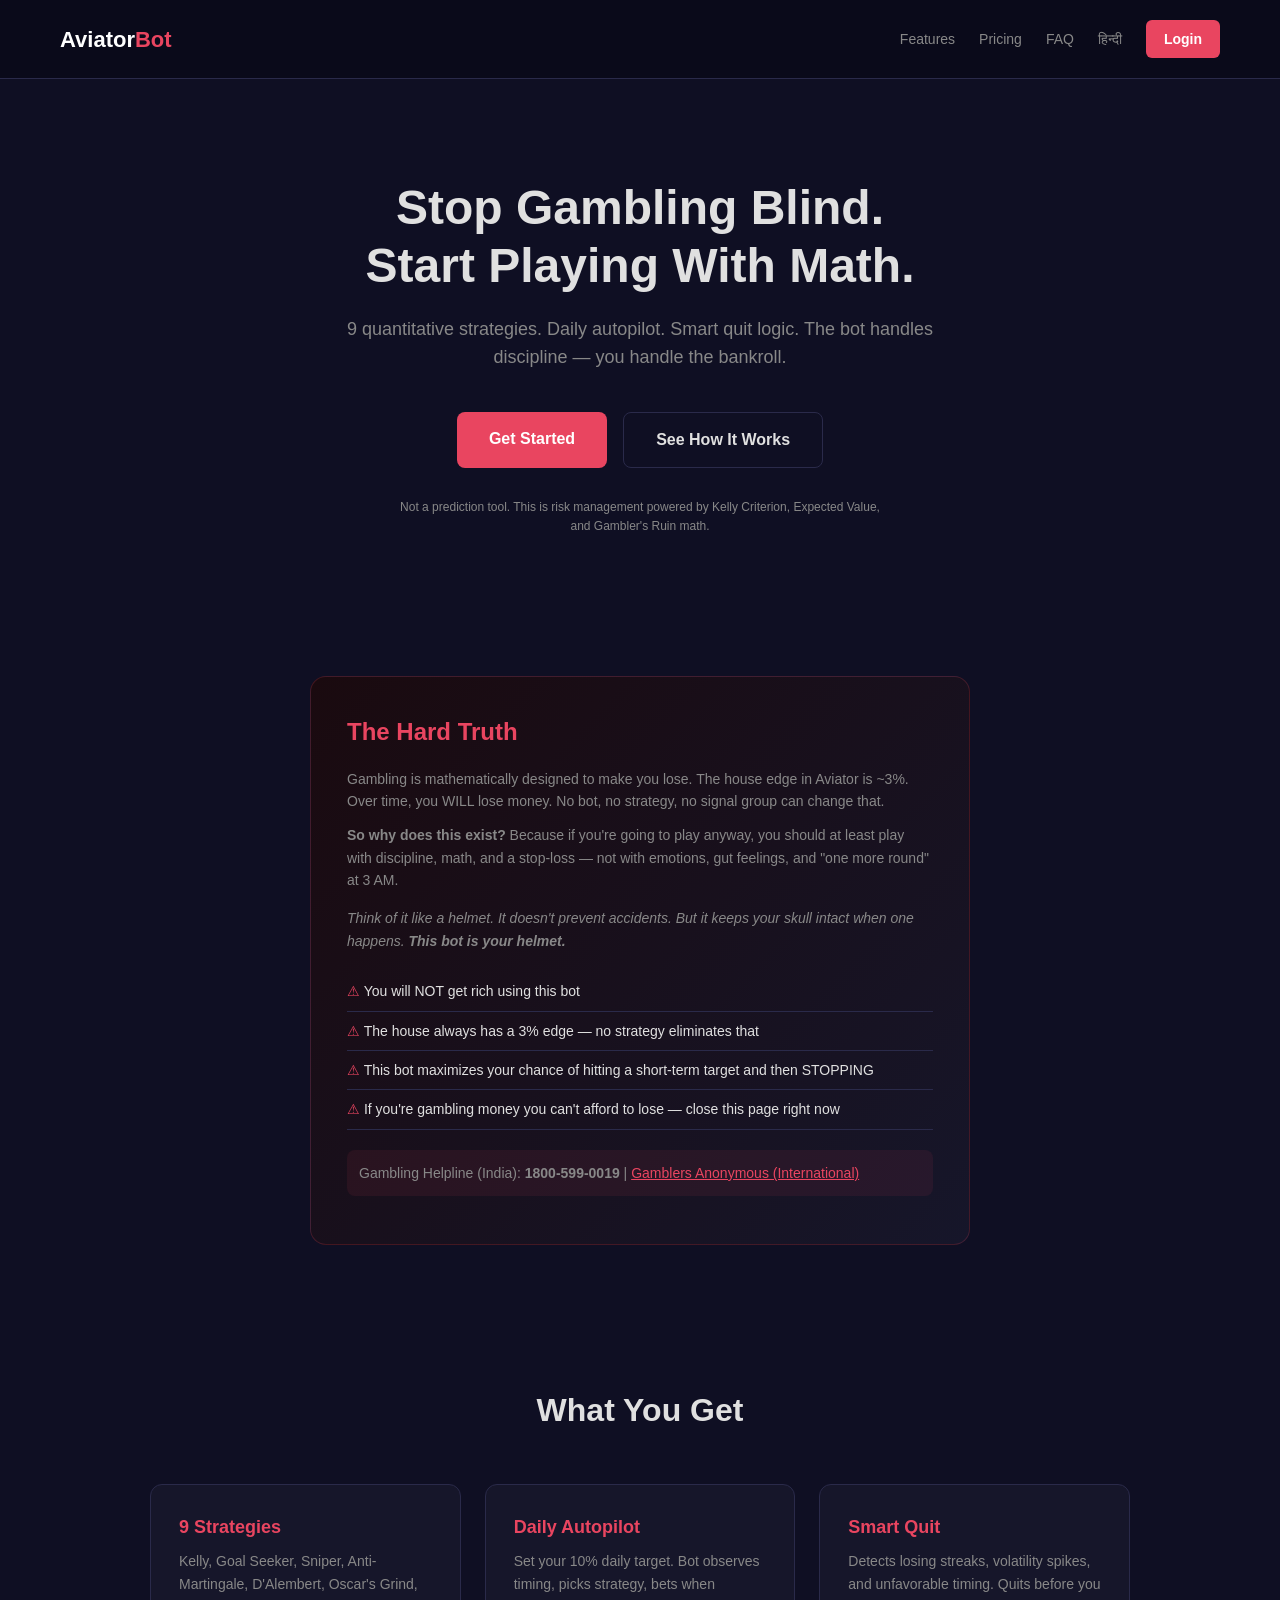
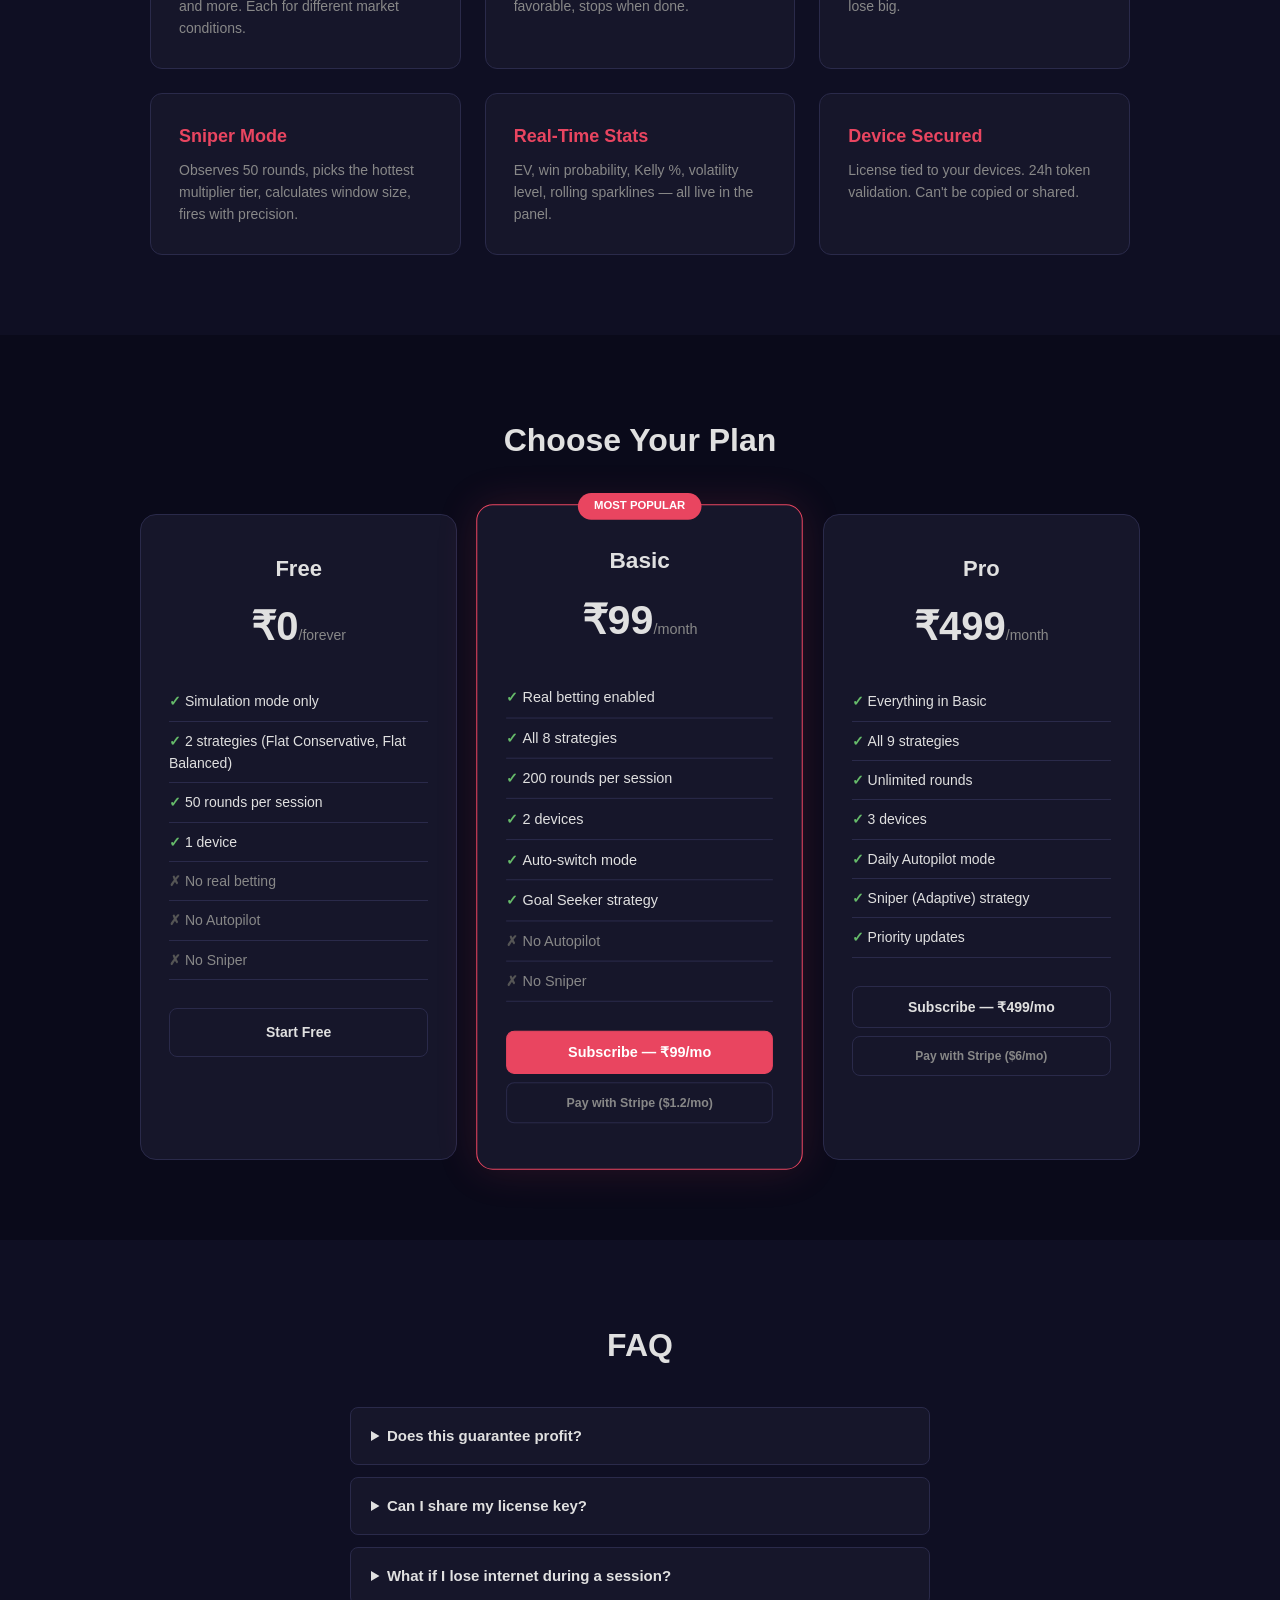
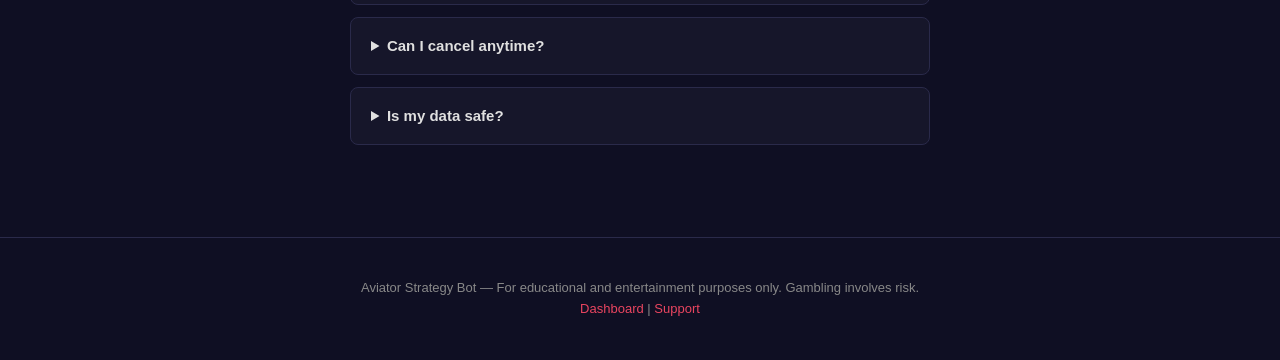
<file: index.html>
<!DOCTYPE html>
<html lang="en">
<head>
  <meta charset="UTF-8">
  <meta name="viewport" content="width=device-width, initial-scale=1.0">
  <title>Aviator Strategy Bot — Smart Betting Autopilot</title>
  <link rel="stylesheet" href="style.css">
</head>
<body>
  <header>
    <nav>
      <div class="logo">Aviator<span>Bot</span></div>
      <div class="nav-links">
        <a href="#features">Features</a>
        <a href="#pricing">Pricing</a>
        <a href="#faq">FAQ</a>
        <a href="index-hi.html">हिन्दी</a>
        <a href="dashboard.html" class="btn-nav">Login</a>
      </div>
    </nav>
  </header>

  <section class="hero">
    <h1>Stop Gambling Blind.<br>Start Playing With Math.</h1>
    <p class="subtitle">9 quantitative strategies. Daily autopilot. Smart quit logic. The bot handles discipline — you handle the bankroll.</p>
    <div class="hero-cta">
      <a href="#pricing" class="btn-primary">Get Started</a>
      <a href="#features" class="btn-secondary">See How It Works</a>
    </div>
    <p class="disclaimer">Not a prediction tool. This is risk management powered by Kelly Criterion, Expected Value, and Gambler's Ruin math.</p>
  </section>

  <section class="hard-truth">
    <div class="truth-box">
      <h2>The Hard Truth</h2>
      <p class="truth-lead">Gambling is mathematically designed to make you lose. The house edge in Aviator is ~3%. Over time, you WILL lose money. No bot, no strategy, no signal group can change that.</p>
      <p><strong>So why does this exist?</strong> Because if you're going to play anyway, you should at least play with discipline, math, and a stop-loss — not with emotions, gut feelings, and "one more round" at 3 AM.</p>
      <p class="analogy">Think of it like a helmet. It doesn't prevent accidents. But it keeps your skull intact when one happens. <strong>This bot is your helmet.</strong></p>
      <ul class="truth-list">
        <li>You will NOT get rich using this bot</li>
        <li>The house always has a 3% edge — no strategy eliminates that</li>
        <li>This bot maximizes your chance of hitting a short-term target and then STOPPING</li>
        <li>If you're gambling money you can't afford to lose — close this page right now</li>
      </ul>
      <p class="helpline">Gambling Helpline (India): <strong>1800-599-0019</strong> | <a href="https://www.gamblersanonymous.org" target="_blank">Gamblers Anonymous (International)</a></p>
    </div>
  </section>

  <section id="features" class="features">
    <h2>What You Get</h2>
    <div class="feature-grid">
      <div class="feature-card">
        <h3>9 Strategies</h3>
        <p>Kelly, Goal Seeker, Sniper, Anti-Martingale, D'Alembert, Oscar's Grind, and more. Each for different market conditions.</p>
      </div>
      <div class="feature-card">
        <h3>Daily Autopilot</h3>
        <p>Set your 10% daily target. Bot observes timing, picks strategy, bets when favorable, stops when done.</p>
      </div>
      <div class="feature-card">
        <h3>Smart Quit</h3>
        <p>Detects losing streaks, volatility spikes, and unfavorable timing. Quits before you lose big.</p>
      </div>
      <div class="feature-card">
        <h3>Sniper Mode</h3>
        <p>Observes 50 rounds, picks the hottest multiplier tier, calculates window size, fires with precision.</p>
      </div>
      <div class="feature-card">
        <h3>Real-Time Stats</h3>
        <p>EV, win probability, Kelly %, volatility level, rolling sparklines — all live in the panel.</p>
      </div>
      <div class="feature-card">
        <h3>Device Secured</h3>
        <p>License tied to your devices. 24h token validation. Can't be copied or shared.</p>
      </div>
    </div>
  </section>

  <section id="pricing" class="pricing">
    <h2>Choose Your Plan</h2>
    <div class="pricing-grid">
      <div class="plan-card">
        <h3>Free</h3>
        <div class="price">₹0<span>/forever</span></div>
        <ul>
          <li>Simulation mode only</li>
          <li>2 strategies (Flat Conservative, Flat Balanced)</li>
          <li>50 rounds per session</li>
          <li>1 device</li>
          <li class="disabled">No real betting</li>
          <li class="disabled">No Autopilot</li>
          <li class="disabled">No Sniper</li>
        </ul>
        <a href="dashboard.html?plan=free" class="btn-plan">Start Free</a>
      </div>

      <div class="plan-card featured">
        <div class="badge">Most Popular</div>
        <h3>Basic</h3>
        <div class="price">₹99<span>/month</span></div>
        <ul>
          <li>Real betting enabled</li>
          <li>All 8 strategies</li>
          <li>200 rounds per session</li>
          <li>2 devices</li>
          <li>Auto-switch mode</li>
          <li>Goal Seeker strategy</li>
          <li class="disabled">No Autopilot</li>
          <li class="disabled">No Sniper</li>
        </ul>
        <button class="btn-plan btn-featured" onclick="subscribe('basic', 'razorpay')">Subscribe — ₹99/mo</button>
        <button class="btn-plan btn-stripe" onclick="subscribe('basic', 'stripe')">Pay with Stripe ($1.2/mo)</button>
      </div>

      <div class="plan-card">
        <h3>Pro</h3>
        <div class="price">₹499<span>/month</span></div>
        <ul>
          <li>Everything in Basic</li>
          <li>All 9 strategies</li>
          <li>Unlimited rounds</li>
          <li>3 devices</li>
          <li>Daily Autopilot mode</li>
          <li>Sniper (Adaptive) strategy</li>
          <li>Priority updates</li>
        </ul>
        <button class="btn-plan" onclick="subscribe('pro', 'razorpay')">Subscribe — ₹499/mo</button>
        <button class="btn-plan btn-stripe" onclick="subscribe('pro', 'stripe')">Pay with Stripe ($6/mo)</button>
      </div>
    </div>
  </section>

  <section id="faq" class="faq">
    <h2>FAQ</h2>
    <div class="faq-list">
      <details>
        <summary>Does this guarantee profit?</summary>
        <p>No. The game has a 3% house edge. No bot can change that. This bot maximizes your chance of hitting a short-term target and stopping. It's discipline automation, not a money printer.</p>
      </details>
      <details>
        <summary>Can I share my license key?</summary>
        <p>Each key is tied to a limited number of devices (1-3 depending on plan). If you exceed the limit, validation will fail. You can deactivate old devices from the dashboard.</p>
      </details>
      <details>
        <summary>What if I lose internet during a session?</summary>
        <p>The bot has a 48-hour grace period. If you validated within the last 48 hours, it will continue working offline. After that, it locks until reconnection.</p>
      </details>
      <details>
        <summary>Can I cancel anytime?</summary>
        <p>Yes. Cancel through Razorpay/Stripe and your access continues until the current billing period ends.</p>
      </details>
      <details>
        <summary>Is my data safe?</summary>
        <p>We store only your email and device fingerprint (a hash). No passwords, no game data, no bankroll information touches our servers.</p>
      </details>
    </div>
  </section>

  <!-- Responsibility Gate Modal -->
  <div id="gate-modal" class="gate-modal hidden">
    <div class="gate-content">
      <div id="gate-step-1" class="gate-step">
        <h2>Before you continue...</h2>
        <p class="gate-warning">The house edge in Aviator is ~3%. Over thousands of rounds, you WILL lose money. No bot changes that. This tool only helps you play with discipline instead of emotion.</p>
        <ul class="gate-checks">
          <li><label><input type="checkbox" id="check1"> I understand this bot does NOT guarantee profit</label></li>
          <li><label><input type="checkbox" id="check2"> I am NOT using money I can't afford to lose</label></li>
          <li><label><input type="checkbox" id="check3"> I will set a stop-loss and actually respect it</label></li>
        </ul>
        <button class="btn-gate" id="gate-next" disabled>I Understand — Continue</button>
        <p class="gate-helpline">Need help? Call <strong>1800-599-0019</strong> (India) or visit <a href="https://www.gamblersanonymous.org" target="_blank">Gamblers Anonymous</a></p>
      </div>

      <div id="gate-step-2" class="gate-step hidden">
        <h2>One more thing...</h2>
        <p class="gate-warning">Seriously — most people who gamble lose. Signal groups are scams. "Guaranteed profit" is a lie. This bot gives you math, not miracles.</p>
        <p class="gate-question">Quick check — prove you read this:</p>
        <p class="gate-math-q" id="mathQuestion"></p>
        <input type="text" id="mathAnswer" placeholder="Type your answer" class="gate-input">
        <button class="btn-gate" id="gate-verify">Verify & Continue</button>
        <p id="gate-error" class="gate-error hidden">Wrong answer. Read the question again.</p>
      </div>
    </div>
  </div>

  <footer>
    <p>Aviator Strategy Bot — For educational and entertainment purposes only. Gambling involves risk.</p>
    <p><a href="dashboard.html">Dashboard</a> | <a href="mailto:support@aviator-bot.com">Support</a></p>
  </footer>

  <script src="app.js"></script>
  <script>
  (function() {
    const modal = document.getElementById('gate-modal');
    const step1 = document.getElementById('gate-step-1');
    const step2 = document.getElementById('gate-step-2');
    const nextBtn = document.getElementById('gate-next');
    const verifyBtn = document.getElementById('gate-verify');
    const checks = [document.getElementById('check1'), document.getElementById('check2'), document.getElementById('check3')];
    const mathQ = document.getElementById('mathQuestion');
    const mathA = document.getElementById('mathAnswer');
    const gateError = document.getElementById('gate-error');

    let gateTarget = null;
    let correctAnswer = '';

    // Generate a responsibility question (not math — comprehension)
    const questions = [
      { q: "What is the house edge in Aviator?", a: "3" },
      { q: "Does this bot guarantee profit? (yes/no)", a: "no" },
      { q: "What should you set before playing? (stop-____)", a: "loss" },
      { q: "Over time, will you win or lose with any strategy?", a: "lose" },
    ];

    function showGate(target) {
      gateTarget = target;
      modal.classList.remove('hidden');
      step1.classList.remove('hidden');
      step2.classList.add('hidden');
      nextBtn.disabled = true;
      checks.forEach(c => c.checked = false);
      gateError.classList.add('hidden');
      mathA.value = '';

      const q = questions[Math.floor(Math.random() * questions.length)];
      mathQ.textContent = q.q;
      correctAnswer = q.a;
    }

    // Check all boxes to enable continue
    checks.forEach(c => {
      c.addEventListener('change', () => {
        nextBtn.disabled = !checks.every(cb => cb.checked);
      });
    });

    // Step 1 -> Step 2
    nextBtn.addEventListener('click', () => {
      step1.classList.add('hidden');
      step2.classList.remove('hidden');
    });

    // Step 2 verify
    verifyBtn.addEventListener('click', () => {
      const answer = mathA.value.trim().toLowerCase().replace('%', '').replace('~', '');
      if (answer.includes(correctAnswer)) {
        modal.classList.add('hidden');
        // Store that user passed the gate this session
        sessionStorage.setItem('gate_passed', '1');
        // Navigate to target
        if (gateTarget) {
          if (gateTarget.startsWith('#')) {
            document.querySelector(gateTarget)?.scrollIntoView({ behavior: 'smooth' });
          } else {
            window.location.href = gateTarget;
          }
        }
      } else {
        gateError.classList.remove('hidden');
        mathA.value = '';
      }
    });

    // Allow Enter key on input
    mathA.addEventListener('keydown', (e) => { if (e.key === 'Enter') verifyBtn.click(); });

    // Intercept CTA clicks
    document.querySelectorAll('.hero-cta a, .btn-plan, .btn-featured').forEach(el => {
      el.addEventListener('click', (e) => {
        if (sessionStorage.getItem('gate_passed')) return; // already passed
        e.preventDefault();
        const target = el.getAttribute('href') || '#pricing';
        showGate(target);
      });
    });

    // Close modal on outside click
    modal.addEventListener('click', (e) => {
      if (e.target === modal) modal.classList.add('hidden');
    });
  })();
  </script>
</body>
</html>
</file>
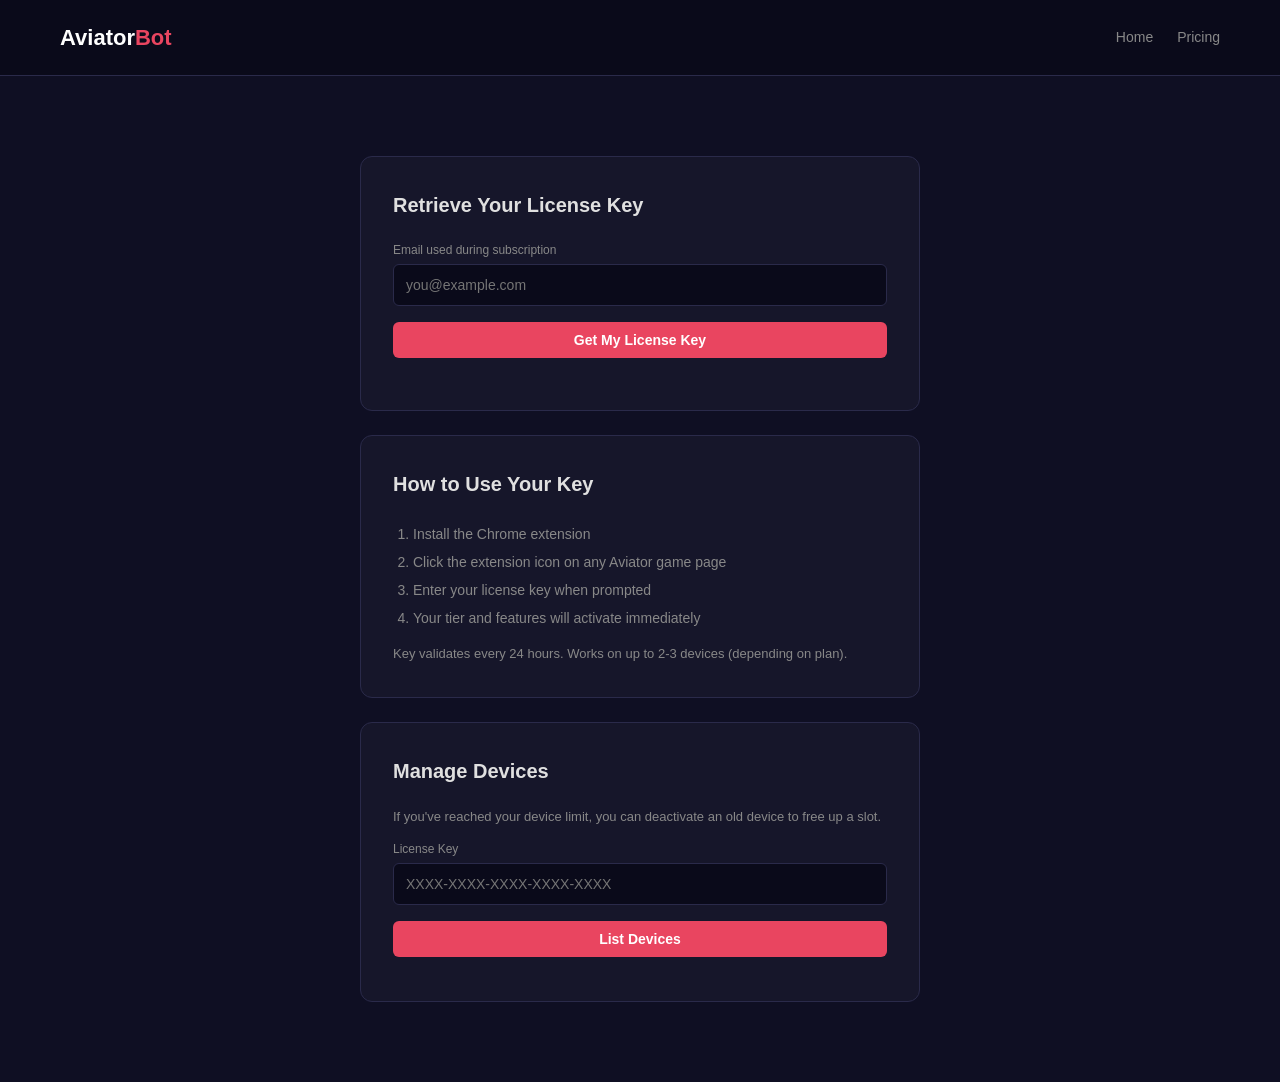
<file: dashboard.html>
<!DOCTYPE html>
<html lang="en">
<head>
  <meta charset="UTF-8">
  <meta name="viewport" content="width=device-width, initial-scale=1.0">
  <title>Dashboard — Aviator Strategy Bot</title>
  <link rel="stylesheet" href="style.css">
  <style>
    .dashboard {
      max-width: 600px;
      margin: 80px auto;
      padding: 0 20px;
    }
    .dash-card {
      background: var(--card);
      border: 1px solid var(--border);
      border-radius: 12px;
      padding: 32px;
      margin-bottom: 24px;
    }
    .dash-card h2 { margin-bottom: 20px; font-size: 20px; }
    .input-group { margin-bottom: 16px; }
    .input-group label { display: block; font-size: 12px; color: var(--muted); margin-bottom: 4px; }
    .input-group input {
      width: 100%;
      padding: 12px;
      background: var(--darker);
      border: 1px solid var(--border);
      border-radius: 6px;
      color: #fff;
      font-size: 14px;
    }
    .input-group input:focus { border-color: var(--primary); outline: none; }
    .license-display {
      background: var(--darker);
      border: 1px solid var(--success);
      border-radius: 8px;
      padding: 16px;
      text-align: center;
      margin: 16px 0;
    }
    .license-display .key {
      font-family: monospace;
      font-size: 20px;
      color: var(--success);
      letter-spacing: 2px;
      margin: 8px 0;
      user-select: all;
    }
    .license-display .tier {
      font-size: 12px;
      color: var(--muted);
      text-transform: uppercase;
    }
    .btn-action {
      padding: 10px 20px;
      background: var(--primary);
      color: #fff;
      border: none;
      border-radius: 6px;
      cursor: pointer;
      font-weight: 600;
      font-size: 14px;
      width: 100%;
    }
    .btn-action:hover { background: #d63853; }
    .info { font-size: 13px; color: var(--muted); margin-top: 12px; }
    .status-badge {
      display: inline-block;
      padding: 4px 12px;
      border-radius: 12px;
      font-size: 11px;
      font-weight: 700;
      text-transform: uppercase;
    }
    .status-active { background: rgba(102, 187, 106, 0.15); color: var(--success); }
    .status-expired { background: rgba(233, 69, 96, 0.15); color: var(--primary); }
    #result { margin-top: 20px; }
  </style>
</head>
<body>
  <header>
    <nav>
      <div class="logo">Aviator<span>Bot</span></div>
      <div class="nav-links">
        <a href="index.html">Home</a>
        <a href="index.html#pricing">Pricing</a>
      </div>
    </nav>
  </header>

  <div class="dashboard">
    <div class="dash-card">
      <h2>Retrieve Your License Key</h2>
      <div class="input-group">
        <label>Email used during subscription</label>
        <input type="email" id="email-input" placeholder="you@example.com">
      </div>
      <button class="btn-action" onclick="lookupLicense()">Get My License Key</button>
      <div id="result"></div>
    </div>

    <div class="dash-card">
      <h2>How to Use Your Key</h2>
      <ol style="font-size: 14px; color: var(--muted); padding-left: 20px; line-height: 2;">
        <li>Install the Chrome extension</li>
        <li>Click the extension icon on any Aviator game page</li>
        <li>Enter your license key when prompted</li>
        <li>Your tier and features will activate immediately</li>
      </ol>
      <p class="info">Key validates every 24 hours. Works on up to 2-3 devices (depending on plan).</p>
    </div>

    <div class="dash-card">
      <h2>Manage Devices</h2>
      <p class="info">If you've reached your device limit, you can deactivate an old device to free up a slot.</p>
      <div class="input-group" style="margin-top: 12px;">
        <label>License Key</label>
        <input type="text" id="key-input" placeholder="XXXX-XXXX-XXXX-XXXX-XXXX">
      </div>
      <button class="btn-action" onclick="listDevices()">List Devices</button>
      <div id="devices-result" style="margin-top: 12px;"></div>
    </div>
  </div>

  <script>
    const API_BASE = "https://aviator-bot-api.YOUR_WORKER.workers.dev";

    // Auto-fill email from URL param
    const params = new URLSearchParams(window.location.search);
    if (params.get("email")) {
      document.getElementById("email-input").value = params.get("email");
    }

    async function lookupLicense() {
      const email = document.getElementById("email-input").value.trim();
      if (!email || !email.includes("@")) {
        document.getElementById("result").innerHTML = '<p style="color: var(--primary);">Enter a valid email.</p>';
        return;
      }

      document.getElementById("result").innerHTML = '<p style="color: var(--muted);">Looking up...</p>';

      try {
        const res = await fetch(`${API_BASE}/api/auth/activate`, {
          method: "POST",
          headers: { "Content-Type": "application/json" },
          body: JSON.stringify({ email }),
        });
        const data = await res.json();

        if (data.license_key) {
          const statusClass = data.tier !== "free" ? "status-active" : "";
          document.getElementById("result").innerHTML = `
            <div class="license-display">
              <div class="tier">${data.tier || "free"} plan <span class="status-badge status-active">Active</span></div>
              <div class="key">${data.license_key}</div>
              <p style="font-size: 11px; color: var(--muted);">Copy this key and enter it in the extension</p>
            </div>`;
        } else if (data.error && data.error.includes("already has")) {
          document.getElementById("result").innerHTML = `
            <div class="license-display">
              <div class="tier">${data.tier || "—"} plan</div>
              <div class="key">${data.license_key || "—"}</div>
            </div>`;
        } else {
          document.getElementById("result").innerHTML = `<p style="color: var(--primary);">${data.error || "Not found"}</p>`;
        }
      } catch (err) {
        document.getElementById("result").innerHTML = `<p style="color: var(--primary);">Error: ${err.message}</p>`;
      }
    }

    async function listDevices() {
      const key = document.getElementById("key-input").value.trim();
      if (!key) return;
      document.getElementById("devices-result").innerHTML = '<p style="color: var(--muted);">Loading...</p>';

      try {
        const res = await fetch(`${API_BASE}/api/admin?action=devices&key=${encodeURIComponent(key)}`, {
          headers: { "x-admin-key": "USER_KEY" },
        });
        const data = await res.json();

        if (data.devices && data.devices.length > 0) {
          const html = data.devices.map((d) =>
            `<div style="padding:8px; border-bottom:1px solid var(--border); font-size:12px;">
              <strong>${d.label || "Unknown"}</strong><br>
              <span style="color:var(--muted)">Last seen: ${d.last_seen || "—"} | FP: ${(d.fingerprint || "").slice(0, 12)}...</span>
            </div>`
          ).join("");
          document.getElementById("devices-result").innerHTML = html;
        } else {
          document.getElementById("devices-result").innerHTML = '<p style="color: var(--muted);">No devices found.</p>';
        }
      } catch (err) {
        document.getElementById("devices-result").innerHTML = `<p style="color: var(--primary);">Error: ${err.message}</p>`;
      }
    }
  </script>
</body>
</html>
</file>
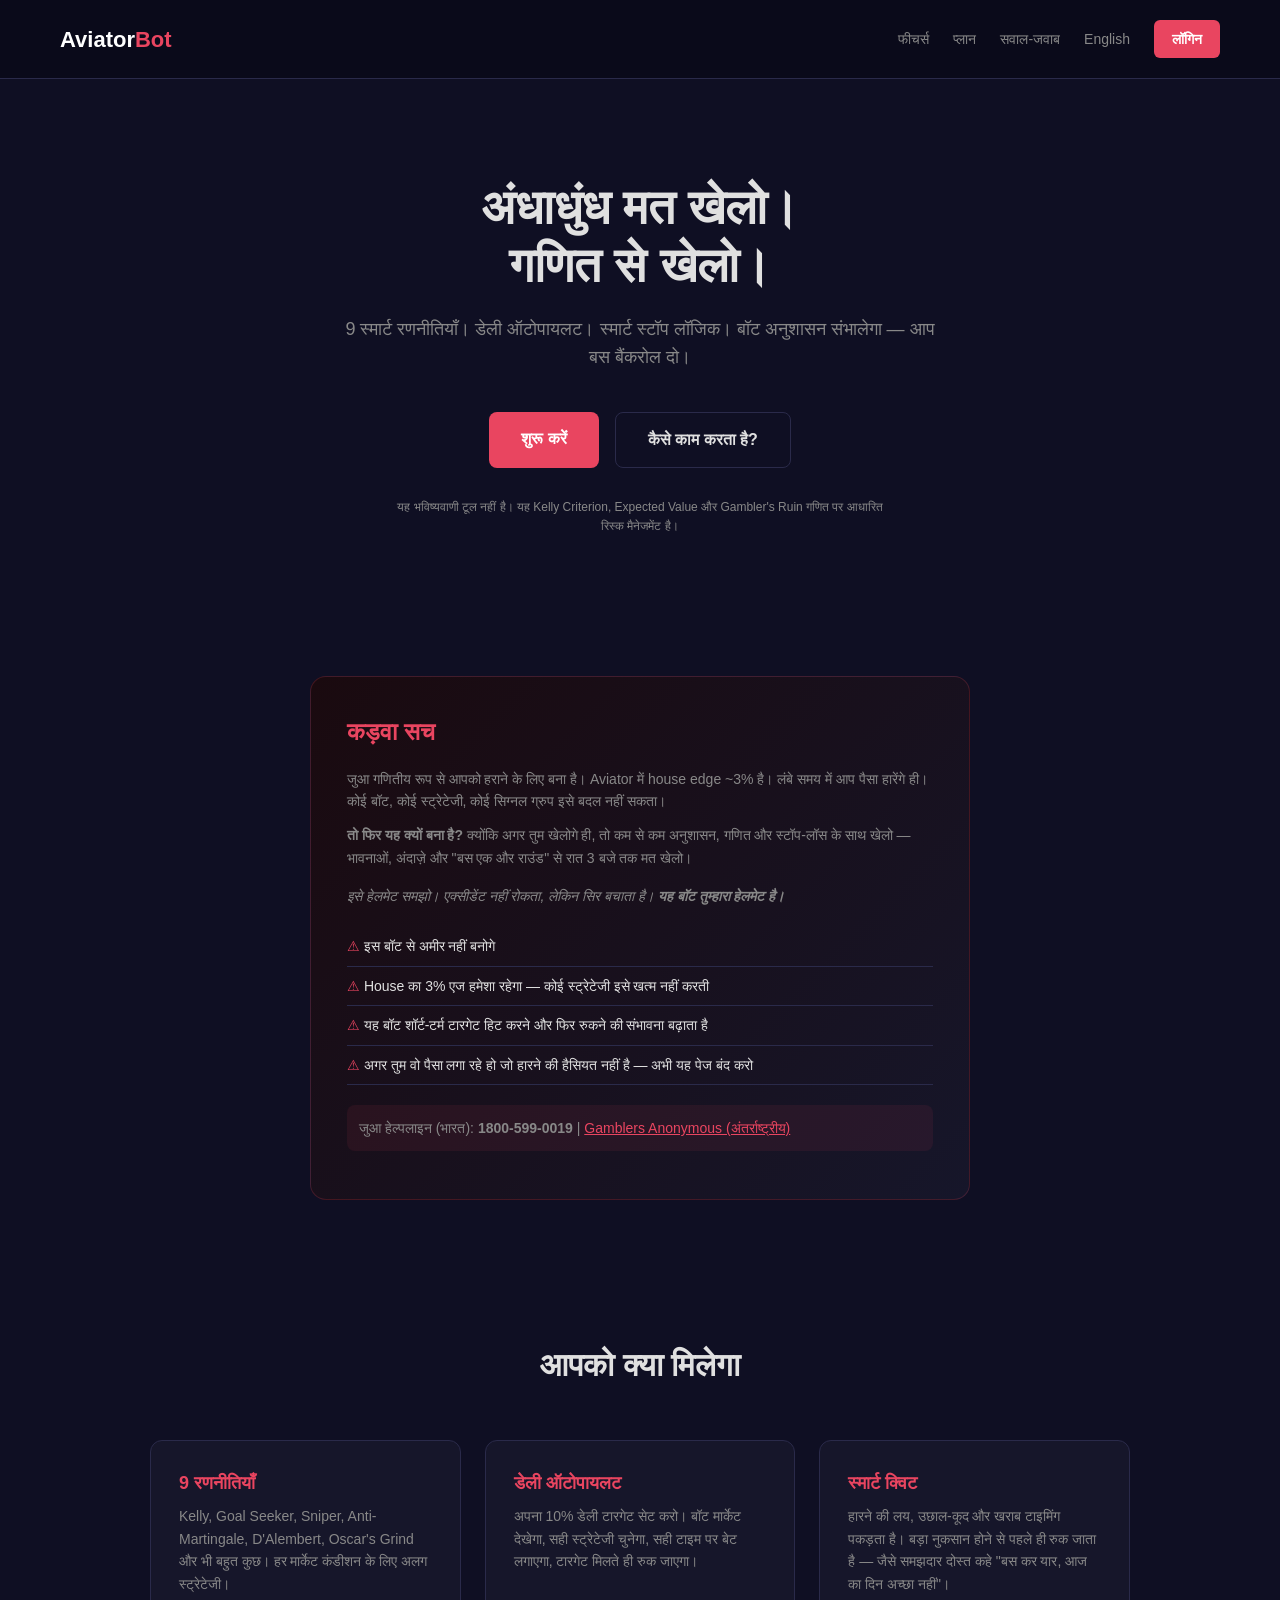
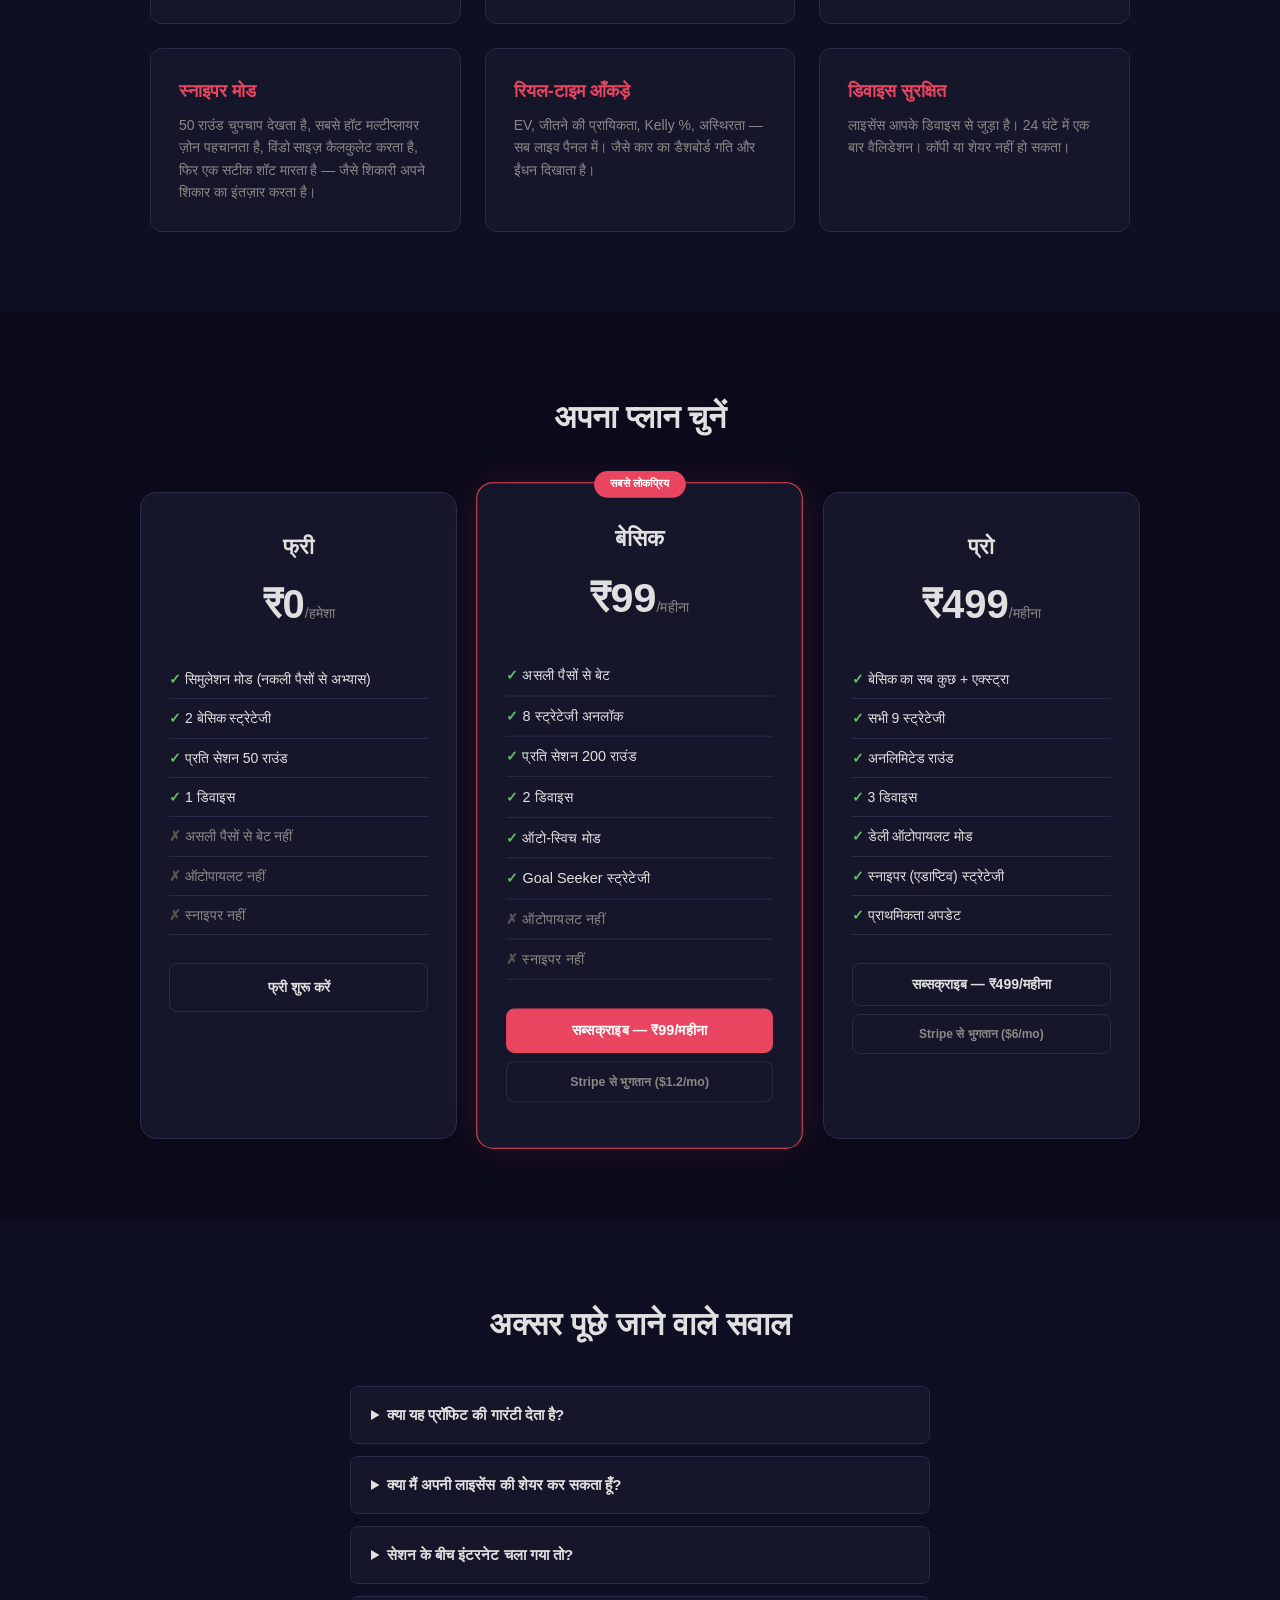
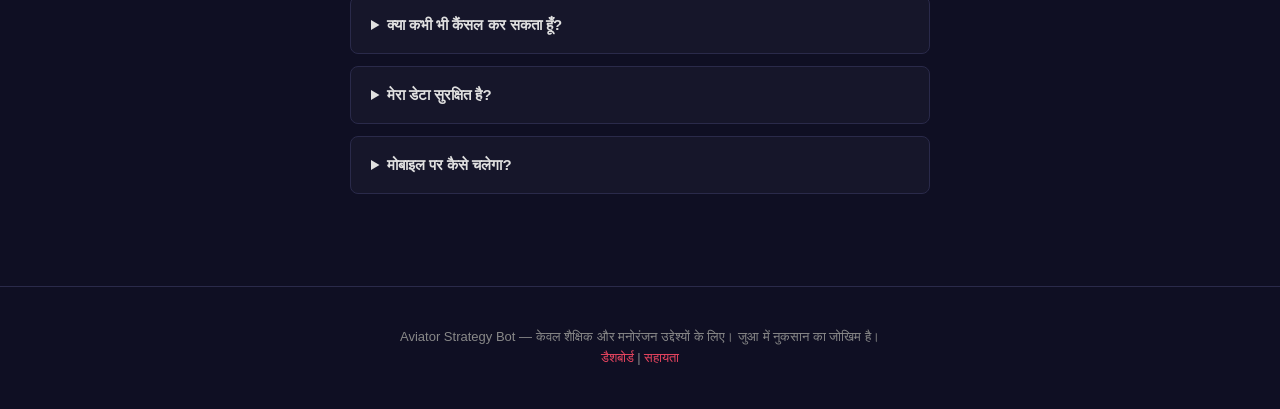
<file: index-hi.html>
<!DOCTYPE html>
<html lang="hi">
<head>
  <meta charset="UTF-8">
  <meta name="viewport" content="width=device-width, initial-scale=1.0">
  <title>Aviator Strategy Bot — स्मार्ट बेटिंग ऑटोपायलट</title>
  <link rel="stylesheet" href="style.css">
  <style>
    body { font-family: -apple-system, BlinkMacSystemFont, "Segoe UI", Roboto, "Noto Sans Devanagari", sans-serif; }
  </style>
</head>
<body>
  <header>
    <nav>
      <div class="logo">Aviator<span>Bot</span></div>
      <div class="nav-links">
        <a href="#features">फीचर्स</a>
        <a href="#pricing">प्लान</a>
        <a href="#faq">सवाल-जवाब</a>
        <a href="index.html">English</a>
        <a href="dashboard.html" class="btn-nav">लॉगिन</a>
      </div>
    </nav>
  </header>

  <section class="hero">
    <h1>अंधाधुंध मत खेलो।<br>गणित से खेलो।</h1>
    <p class="subtitle">9 स्मार्ट रणनीतियाँ। डेली ऑटोपायलट। स्मार्ट स्टॉप लॉजिक। बॉट अनुशासन संभालेगा — आप बस बैंकरोल दो।</p>
    <div class="hero-cta">
      <a href="#pricing" class="btn-primary">शुरू करें</a>
      <a href="#features" class="btn-secondary">कैसे काम करता है?</a>
    </div>
    <p class="disclaimer">यह भविष्यवाणी टूल नहीं है। यह Kelly Criterion, Expected Value और Gambler's Ruin गणित पर आधारित रिस्क मैनेजमेंट है।</p>
  </section>

  <section class="hard-truth">
    <div class="truth-box">
      <h2>कड़वा सच</h2>
      <p class="truth-lead">जुआ गणितीय रूप से आपको हराने के लिए बना है। Aviator में house edge ~3% है। लंबे समय में आप पैसा हारेंगे ही। कोई बॉट, कोई स्ट्रेटेजी, कोई सिग्नल ग्रुप इसे बदल नहीं सकता।</p>
      <p><strong>तो फिर यह क्यों बना है?</strong> क्योंकि अगर तुम खेलोगे ही, तो कम से कम अनुशासन, गणित और स्टॉप-लॉस के साथ खेलो — भावनाओं, अंदाज़े और "बस एक और राउंड" से रात 3 बजे तक मत खेलो।</p>
      <p class="analogy">इसे हेलमेट समझो। एक्सीडेंट नहीं रोकता, लेकिन सिर बचाता है। <strong>यह बॉट तुम्हारा हेलमेट है।</strong></p>
      <ul class="truth-list">
        <li>इस बॉट से अमीर नहीं बनोगे</li>
        <li>House का 3% एज हमेशा रहेगा — कोई स्ट्रेटेजी इसे खत्म नहीं करती</li>
        <li>यह बॉट शॉर्ट-टर्म टारगेट हिट करने और फिर रुकने की संभावना बढ़ाता है</li>
        <li>अगर तुम वो पैसा लगा रहे हो जो हारने की हैसियत नहीं है — अभी यह पेज बंद करो</li>
      </ul>
      <p class="helpline">जुआ हेल्पलाइन (भारत): <strong>1800-599-0019</strong> | <a href="https://www.gamblersanonymous.org" target="_blank">Gamblers Anonymous (अंतर्राष्ट्रीय)</a></p>
    </div>
  </section>

  <section id="features" class="features">
    <h2>आपको क्या मिलेगा</h2>
    <div class="feature-grid">
      <div class="feature-card">
        <h3>9 रणनीतियाँ</h3>
        <p>Kelly, Goal Seeker, Sniper, Anti-Martingale, D'Alembert, Oscar's Grind और भी बहुत कुछ। हर मार्केट कंडीशन के लिए अलग स्ट्रेटेजी।</p>
      </div>
      <div class="feature-card">
        <h3>डेली ऑटोपायलट</h3>
        <p>अपना 10% डेली टारगेट सेट करो। बॉट मार्केट देखेगा, सही स्ट्रेटेजी चुनेगा, सही टाइम पर बेट लगाएगा, टारगेट मिलते ही रुक जाएगा।</p>
      </div>
      <div class="feature-card">
        <h3>स्मार्ट क्विट</h3>
        <p>हारने की लय, उछाल-कूद और खराब टाइमिंग पकड़ता है। बड़ा नुकसान होने से पहले ही रुक जाता है — जैसे समझदार दोस्त कहे "बस कर यार, आज का दिन अच्छा नहीं"।</p>
      </div>
      <div class="feature-card">
        <h3>स्नाइपर मोड</h3>
        <p>50 राउंड चुपचाप देखता है, सबसे हॉट मल्टीप्लायर ज़ोन पहचानता है, विंडो साइज़ कैलकुलेट करता है, फिर एक सटीक शॉट मारता है — जैसे शिकारी अपने शिकार का इंतज़ार करता है।</p>
      </div>
      <div class="feature-card">
        <h3>रियल-टाइम आँकड़े</h3>
        <p>EV, जीतने की प्रायिकता, Kelly %, अस्थिरता — सब लाइव पैनल में। जैसे कार का डैशबोर्ड गति और ईंधन दिखाता है।</p>
      </div>
      <div class="feature-card">
        <h3>डिवाइस सुरक्षित</h3>
        <p>लाइसेंस आपके डिवाइस से जुड़ा है। 24 घंटे में एक बार वैलिडेशन। कॉपी या शेयर नहीं हो सकता।</p>
      </div>
    </div>
  </section>

  <section id="pricing" class="pricing">
    <h2>अपना प्लान चुनें</h2>
    <div class="pricing-grid">
      <div class="plan-card">
        <h3>फ्री</h3>
        <div class="price">₹0<span>/हमेशा</span></div>
        <ul>
          <li>सिमुलेशन मोड (नकली पैसों से अभ्यास)</li>
          <li>2 बेसिक स्ट्रेटेजी</li>
          <li>प्रति सेशन 50 राउंड</li>
          <li>1 डिवाइस</li>
          <li class="disabled">असली पैसों से बेट नहीं</li>
          <li class="disabled">ऑटोपायलट नहीं</li>
          <li class="disabled">स्नाइपर नहीं</li>
        </ul>
        <a href="dashboard.html?plan=free" class="btn-plan">फ्री शुरू करें</a>
      </div>

      <div class="plan-card featured">
        <div class="badge">सबसे लोकप्रिय</div>
        <h3>बेसिक</h3>
        <div class="price">₹99<span>/महीना</span></div>
        <ul>
          <li>असली पैसों से बेट</li>
          <li>8 स्ट्रेटेजी अनलॉक</li>
          <li>प्रति सेशन 200 राउंड</li>
          <li>2 डिवाइस</li>
          <li>ऑटो-स्विच मोड</li>
          <li>Goal Seeker स्ट्रेटेजी</li>
          <li class="disabled">ऑटोपायलट नहीं</li>
          <li class="disabled">स्नाइपर नहीं</li>
        </ul>
        <button class="btn-plan btn-featured" onclick="subscribe('basic', 'razorpay')">सब्सक्राइब — ₹99/महीना</button>
        <button class="btn-plan btn-stripe" onclick="subscribe('basic', 'stripe')">Stripe से भुगतान ($1.2/mo)</button>
      </div>

      <div class="plan-card">
        <h3>प्रो</h3>
        <div class="price">₹499<span>/महीना</span></div>
        <ul>
          <li>बेसिक का सब कुछ + एक्स्ट्रा</li>
          <li>सभी 9 स्ट्रेटेजी</li>
          <li>अनलिमिटेड राउंड</li>
          <li>3 डिवाइस</li>
          <li>डेली ऑटोपायलट मोड</li>
          <li>स्नाइपर (एडाप्टिव) स्ट्रेटेजी</li>
          <li>प्राथमिकता अपडेट</li>
        </ul>
        <button class="btn-plan" onclick="subscribe('pro', 'razorpay')">सब्सक्राइब — ₹499/महीना</button>
        <button class="btn-plan btn-stripe" onclick="subscribe('pro', 'stripe')">Stripe से भुगतान ($6/mo)</button>
      </div>
    </div>
  </section>

  <section id="faq" class="faq">
    <h2>अक्सर पूछे जाने वाले सवाल</h2>
    <div class="faq-list">
      <details>
        <summary>क्या यह प्रॉफिट की गारंटी देता है?</summary>
        <p>नहीं। गेम में 3% हाउस एज है — कोई भी बॉट इसे बदल नहीं सकता। यह बॉट आपके शॉर्ट-टर्म टारगेट हिट करने की संभावना बढ़ाता है और सही समय पर रुकवाता है। यह अनुशासन ऑटोमेशन है, पैसे छापने की मशीन नहीं। जैसे हेलमेट पहनने से एक्सीडेंट नहीं रुकता, पर नुकसान कम होता है।</p>
      </details>
      <details>
        <summary>क्या मैं अपनी लाइसेंस की शेयर कर सकता हूँ?</summary>
        <p>हर की सीमित डिवाइस से बंधी है (प्लान के अनुसार 1-3)। सीमा पार करने पर वैलिडेशन फेल हो जाएगा। पुराने डिवाइस डैशबोर्ड से हटा सकते हैं।</p>
      </details>
      <details>
        <summary>सेशन के बीच इंटरनेट चला गया तो?</summary>
        <p>बॉट में 48 घंटे का ग्रेस पीरियड है। अगर आपने पिछले 48 घंटों में वैलिडेट किया था, तो ऑफ़लाइन भी चलेगा। उसके बाद दोबारा कनेक्शन ज़रूरी।</p>
      </details>
      <details>
        <summary>क्या कभी भी कैंसल कर सकता हूँ?</summary>
        <p>हाँ, बिल्कुल। Razorpay/Stripe से कैंसल करो, मौजूदा बिलिंग पीरियड खत्म होने तक एक्सेस रहेगा।</p>
      </details>
      <details>
        <summary>मेरा डेटा सुरक्षित है?</summary>
        <p>हम सिर्फ आपका ईमेल और डिवाइस फिंगरप्रिंट (एक हैश) स्टोर करते हैं। कोई पासवर्ड, कोई गेम डेटा, कोई बैंकरोल जानकारी हमारे सर्वर तक नहीं पहुँचती।</p>
      </details>
      <details>
        <summary>मोबाइल पर कैसे चलेगा?</summary>
        <p>Android पर Kiwi Browser या Yandex Browser डाउनलोड करें — ये Chrome extensions सपोर्ट करते हैं। फिर वहाँ से extension इनस्टॉल करें। iPhone पर फिलहाल सपोर्ट नहीं है।</p>
      </details>
    </div>
  </section>

  <!-- Responsibility Gate Modal (Hindi) -->
  <div id="gate-modal" class="gate-modal hidden">
    <div class="gate-content">
      <div id="gate-step-1" class="gate-step">
        <h2>आगे बढ़ने से पहले...</h2>
        <p class="gate-warning">Aviator में house edge ~3% है। हज़ारों राउंड के बाद, तुम पैसा हारोगे ही। कोई बॉट इसे बदल नहीं सकता। यह टूल सिर्फ अनुशासन देता है — भावनाओं की जगह गणित।</p>
        <ul class="gate-checks">
          <li><label><input type="checkbox" id="check1"> मैं समझता/समझती हूँ कि यह बॉट प्रॉफिट की गारंटी नहीं देता</label></li>
          <li><label><input type="checkbox" id="check2"> मैं वो पैसा नहीं लगा रहा जो हारने की हैसियत नहीं है</label></li>
          <li><label><input type="checkbox" id="check3"> मैं स्टॉप-लॉस सेट करूँगा/करूँगी और उसका सम्मान करूँगा/करूँगी</label></li>
        </ul>
        <button class="btn-gate" id="gate-next" disabled>मैं समझता हूँ — आगे बढ़ें</button>
        <p class="gate-helpline">मदद चाहिए? कॉल करें <strong>1800-599-0019</strong> (भारत) | <a href="https://www.gamblersanonymous.org" target="_blank">Gamblers Anonymous</a></p>
      </div>

      <div id="gate-step-2" class="gate-step hidden">
        <h2>एक और बात...</h2>
        <p class="gate-warning">सच में — ज़्यादातर जुआरी हारते हैं। सिग्नल ग्रुप धोखा हैं। "गारंटीड प्रॉफिट" झूठ है। यह बॉट गणित देता है, चमत्कार नहीं।</p>
        <p class="gate-question">छोटा सा टेस्ट — साबित करो कि तुमने पढ़ा:</p>
        <p class="gate-math-q" id="mathQuestion"></p>
        <input type="text" id="mathAnswer" placeholder="अपना जवाब लिखें" class="gate-input">
        <button class="btn-gate" id="gate-verify">जवाब दें और आगे बढ़ें</button>
        <p id="gate-error" class="gate-error hidden">गलत जवाब। सवाल दोबारा पढ़ो।</p>
      </div>
    </div>
  </div>

  <footer>
    <p>Aviator Strategy Bot — केवल शैक्षिक और मनोरंजन उद्देश्यों के लिए। जुआ में नुकसान का जोखिम है।</p>
    <p><a href="dashboard.html">डैशबोर्ड</a> | <a href="mailto:support@aviator-bot.com">सहायता</a></p>
  </footer>

  <script src="app.js"></script>
  <script>
  (function() {
    const modal = document.getElementById('gate-modal');
    const step1 = document.getElementById('gate-step-1');
    const step2 = document.getElementById('gate-step-2');
    const nextBtn = document.getElementById('gate-next');
    const verifyBtn = document.getElementById('gate-verify');
    const checks = [document.getElementById('check1'), document.getElementById('check2'), document.getElementById('check3')];
    const mathQ = document.getElementById('mathQuestion');
    const mathA = document.getElementById('mathAnswer');
    const gateError = document.getElementById('gate-error');

    let gateTarget = null;
    let correctAnswer = '';

    const questions = [
      { q: "Aviator में house edge कितना प्रतिशत है?", a: "3" },
      { q: "क्या यह बॉट प्रॉफिट की गारंटी देता है? (हाँ/नहीं)", a: "नहीं" },
      { q: "खेलने से पहले क्या सेट करना चाहिए? (स्टॉप-____)", a: "लॉस" },
      { q: "लंबे समय में किसी भी स्ट्रेटेजी से क्या होगा — जीत या हार?", a: "हार" },
    ];

    function showGate(target) {
      gateTarget = target;
      modal.classList.remove('hidden');
      step1.classList.remove('hidden');
      step2.classList.add('hidden');
      nextBtn.disabled = true;
      checks.forEach(c => c.checked = false);
      gateError.classList.add('hidden');
      mathA.value = '';
      const q = questions[Math.floor(Math.random() * questions.length)];
      mathQ.textContent = q.q;
      correctAnswer = q.a;
    }

    checks.forEach(c => {
      c.addEventListener('change', () => { nextBtn.disabled = !checks.every(cb => cb.checked); });
    });

    nextBtn.addEventListener('click', () => { step1.classList.add('hidden'); step2.classList.remove('hidden'); });

    verifyBtn.addEventListener('click', () => {
      const answer = mathA.value.trim().toLowerCase().replace('%', '').replace('~', '');
      if (answer.includes(correctAnswer)) {
        modal.classList.add('hidden');
        sessionStorage.setItem('gate_passed', '1');
        if (gateTarget) {
          if (gateTarget.startsWith('#')) document.querySelector(gateTarget)?.scrollIntoView({ behavior: 'smooth' });
          else window.location.href = gateTarget;
        }
      } else {
        gateError.classList.remove('hidden');
        mathA.value = '';
      }
    });

    mathA.addEventListener('keydown', (e) => { if (e.key === 'Enter') verifyBtn.click(); });

    document.querySelectorAll('.hero-cta a, .btn-plan, .btn-featured').forEach(el => {
      el.addEventListener('click', (e) => {
        if (sessionStorage.getItem('gate_passed')) return;
        e.preventDefault();
        showGate(el.getAttribute('href') || '#pricing');
      });
    });

    modal.addEventListener('click', (e) => { if (e.target === modal) modal.classList.add('hidden'); });
  })();
  </script>
</body>
</html>
</file>
<file: style.css>
* { margin: 0; padding: 0; box-sizing: border-box; }

:root {
  --primary: #e94560;
  --dark: #0f0f23;
  --darker: #0a0a1a;
  --card: #16162a;
  --border: #2a2a4a;
  --text: #e0e0e0;
  --muted: #888;
  --success: #66bb6a;
}

body {
  font-family: -apple-system, BlinkMacSystemFont, "Segoe UI", Roboto, sans-serif;
  background: var(--dark);
  color: var(--text);
  line-height: 1.6;
}

/* Nav */
nav {
  display: flex;
  justify-content: space-between;
  align-items: center;
  padding: 20px 60px;
  background: var(--darker);
  border-bottom: 1px solid var(--border);
}

.logo {
  font-size: 22px;
  font-weight: 700;
  color: #fff;
}

.logo span { color: var(--primary); }

.nav-links { display: flex; gap: 24px; align-items: center; }
.nav-links a { color: var(--muted); text-decoration: none; font-size: 14px; transition: color 0.2s; }
.nav-links a:hover { color: #fff; }

.btn-nav {
  background: var(--primary) !important;
  color: #fff !important;
  padding: 8px 18px;
  border-radius: 6px;
  font-weight: 600;
}

/* Hero */
.hero {
  text-align: center;
  padding: 100px 20px 80px;
  max-width: 800px;
  margin: 0 auto;
}

.hero h1 {
  font-size: 48px;
  font-weight: 800;
  line-height: 1.2;
  margin-bottom: 20px;
}

.subtitle {
  font-size: 18px;
  color: var(--muted);
  margin-bottom: 40px;
  max-width: 600px;
  margin-left: auto;
  margin-right: auto;
}

.hero-cta { display: flex; gap: 16px; justify-content: center; margin-bottom: 30px; }

.btn-primary {
  background: var(--primary);
  color: #fff;
  padding: 14px 32px;
  border-radius: 8px;
  font-size: 16px;
  font-weight: 600;
  text-decoration: none;
  transition: transform 0.2s, box-shadow 0.2s;
}

.btn-primary:hover { transform: translateY(-2px); box-shadow: 0 8px 24px rgba(233, 69, 96, 0.3); }

.btn-secondary {
  background: transparent;
  color: var(--text);
  padding: 14px 32px;
  border-radius: 8px;
  font-size: 16px;
  font-weight: 600;
  text-decoration: none;
  border: 1px solid var(--border);
  transition: border-color 0.2s;
}

.btn-secondary:hover { border-color: var(--primary); }

.disclaimer {
  font-size: 12px;
  color: var(--muted);
  max-width: 500px;
  margin: 0 auto;
}

/* Hard Truth */
.hard-truth {
  padding: 60px 20px;
  max-width: 700px;
  margin: 0 auto;
}

.truth-box {
  background: linear-gradient(135deg, #1a0a0f, #16162a);
  border: 1px solid #e9456033;
  border-radius: 16px;
  padding: 36px;
}

.truth-box h2 { color: var(--primary); margin-bottom: 16px; font-size: 24px; }
.truth-lead { font-size: 16px; color: #fff; margin-bottom: 16px; line-height: 1.7; }
.truth-box p { color: var(--muted); margin-bottom: 12px; line-height: 1.6; font-size: 14px; }
.analogy { color: #ccc; font-style: italic; font-size: 15px; margin: 16px 0; }

.truth-list {
  list-style: none;
  margin: 20px 0;
  padding: 0;
}

.truth-list li {
  padding: 8px 0;
  font-size: 14px;
  color: var(--text);
  border-bottom: 1px solid var(--border);
}

.truth-list li::before { content: "⚠ "; color: var(--primary); }

.helpline {
  margin-top: 20px;
  padding: 12px;
  background: rgba(233, 69, 96, 0.08);
  border-radius: 8px;
  font-size: 13px;
  color: var(--muted);
}

.helpline a { color: var(--primary); }

/* Features */
.features {
  padding: 80px 60px;
  max-width: 1100px;
  margin: 0 auto;
}

.features h2 { text-align: center; font-size: 32px; margin-bottom: 48px; }

.feature-grid {
  display: grid;
  grid-template-columns: repeat(auto-fit, minmax(300px, 1fr));
  gap: 24px;
}

.feature-card {
  background: var(--card);
  border: 1px solid var(--border);
  border-radius: 12px;
  padding: 28px;
}

.feature-card h3 { color: var(--primary); margin-bottom: 8px; font-size: 18px; }
.feature-card p { color: var(--muted); font-size: 14px; }

/* Pricing */
.pricing {
  padding: 80px 60px;
  background: var(--darker);
}

.pricing h2 { text-align: center; font-size: 32px; margin-bottom: 48px; }

.pricing-grid {
  display: grid;
  grid-template-columns: repeat(auto-fit, minmax(280px, 1fr));
  gap: 24px;
  max-width: 1000px;
  margin: 0 auto;
}

.plan-card {
  background: var(--card);
  border: 1px solid var(--border);
  border-radius: 16px;
  padding: 36px 28px;
  text-align: center;
  position: relative;
}

.plan-card.featured {
  border-color: var(--primary);
  transform: scale(1.03);
  box-shadow: 0 0 40px rgba(233, 69, 96, 0.15);
}

.badge {
  position: absolute;
  top: -12px;
  left: 50%;
  transform: translateX(-50%);
  background: var(--primary);
  color: #fff;
  padding: 4px 16px;
  border-radius: 20px;
  font-size: 11px;
  font-weight: 700;
  text-transform: uppercase;
}

.plan-card h3 { font-size: 22px; margin-bottom: 8px; }

.price {
  font-size: 40px;
  font-weight: 800;
  margin-bottom: 24px;
}

.price span { font-size: 14px; color: var(--muted); font-weight: 400; }

.plan-card ul {
  list-style: none;
  text-align: left;
  margin-bottom: 28px;
}

.plan-card li {
  padding: 8px 0;
  font-size: 14px;
  border-bottom: 1px solid var(--border);
}

.plan-card li::before { content: "✓ "; color: var(--success); font-weight: bold; }
.plan-card li.disabled { color: var(--muted); }
.plan-card li.disabled::before { content: "✗ "; color: #555; }

.btn-plan {
  display: block;
  width: 100%;
  padding: 12px;
  border: 1px solid var(--border);
  border-radius: 8px;
  background: transparent;
  color: var(--text);
  font-size: 14px;
  font-weight: 600;
  cursor: pointer;
  transition: all 0.2s;
  text-decoration: none;
  text-align: center;
  margin-bottom: 8px;
}

.btn-plan:hover { border-color: var(--primary); color: var(--primary); }
.btn-featured { background: var(--primary); color: #fff; border-color: var(--primary); }
.btn-featured:hover { background: #d63853; }
.btn-stripe { font-size: 12px; color: var(--muted); }

/* FAQ */
.faq {
  padding: 80px 60px;
  max-width: 700px;
  margin: 0 auto;
}

.faq h2 { text-align: center; font-size: 32px; margin-bottom: 36px; }

details {
  border: 1px solid var(--border);
  border-radius: 8px;
  padding: 16px 20px;
  margin-bottom: 12px;
  background: var(--card);
}

summary {
  cursor: pointer;
  font-weight: 600;
  font-size: 15px;
}

details p { margin-top: 12px; color: var(--muted); font-size: 14px; }

/* Footer */
footer {
  text-align: center;
  padding: 40px;
  border-top: 1px solid var(--border);
  color: var(--muted);
  font-size: 13px;
}

footer a { color: var(--primary); text-decoration: none; }

/* Responsibility Gate Modal */
.gate-modal {
  position: fixed;
  inset: 0;
  background: rgba(0, 0, 0, 0.85);
  display: flex;
  align-items: center;
  justify-content: center;
  z-index: 9999;
  padding: 20px;
}

.gate-modal.hidden { display: none; }

.gate-content {
  background: var(--card);
  border: 1px solid var(--primary);
  border-radius: 16px;
  padding: 36px;
  max-width: 480px;
  width: 100%;
  box-shadow: 0 0 60px rgba(233, 69, 96, 0.2);
}

.gate-step.hidden { display: none; }
.gate-content h2 { color: var(--primary); margin-bottom: 16px; font-size: 22px; }
.gate-warning { color: #fff; font-size: 14px; line-height: 1.7; margin-bottom: 20px; }

.gate-checks { list-style: none; padding: 0; margin-bottom: 20px; }
.gate-checks li {
  padding: 10px 0;
  border-bottom: 1px solid var(--border);
  font-size: 13px;
  color: var(--text);
}
.gate-checks label { cursor: pointer; display: flex; align-items: center; gap: 10px; }
.gate-checks input[type="checkbox"] { width: 18px; height: 18px; accent-color: var(--primary); }

.btn-gate {
  display: block;
  width: 100%;
  padding: 14px;
  background: var(--primary);
  color: #fff;
  border: none;
  border-radius: 8px;
  font-size: 14px;
  font-weight: 700;
  cursor: pointer;
  margin-bottom: 12px;
  transition: opacity 0.2s;
}

.btn-gate:disabled { opacity: 0.3; cursor: not-allowed; }
.btn-gate:not(:disabled):hover { opacity: 0.9; }

.gate-helpline { font-size: 11px; color: var(--muted); text-align: center; }
.gate-helpline a { color: var(--primary); }

.gate-question { color: var(--muted); font-size: 13px; margin-bottom: 8px; }
.gate-math-q { color: #fff; font-size: 16px; font-weight: 700; margin-bottom: 12px; }

.gate-input {
  width: 100%;
  padding: 12px;
  background: var(--darker);
  border: 1px solid var(--border);
  border-radius: 6px;
  color: #fff;
  font-size: 14px;
  margin-bottom: 12px;
}

.gate-input:focus { border-color: var(--primary); outline: none; }
.gate-error { color: var(--primary); font-size: 12px; text-align: center; }
.gate-error.hidden { display: none; }

/* Responsive */
@media (max-width: 768px) {
  nav { padding: 16px 20px; }
  .hero h1 { font-size: 32px; }
  .features, .pricing, .faq { padding: 60px 20px; }
  .pricing-grid { grid-template-columns: 1fr; }
  .plan-card.featured { transform: none; }
}
</file>
